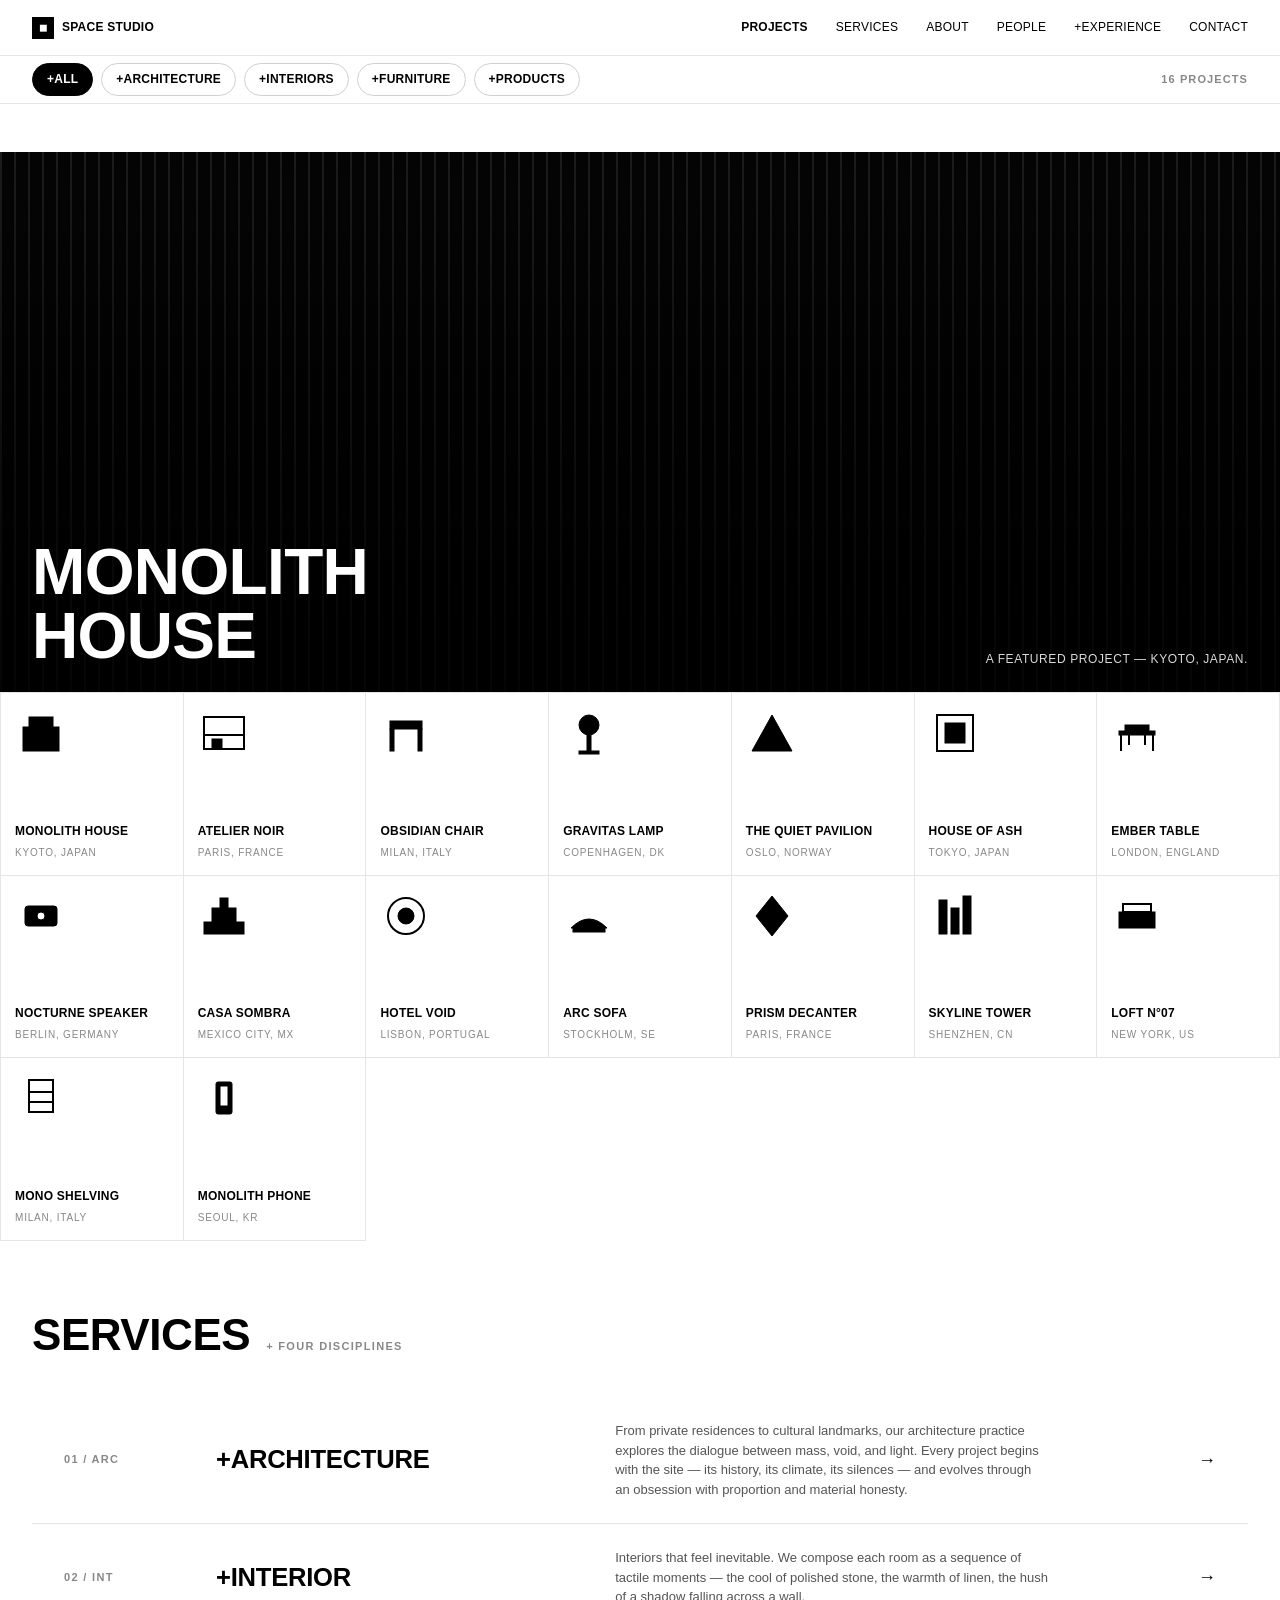
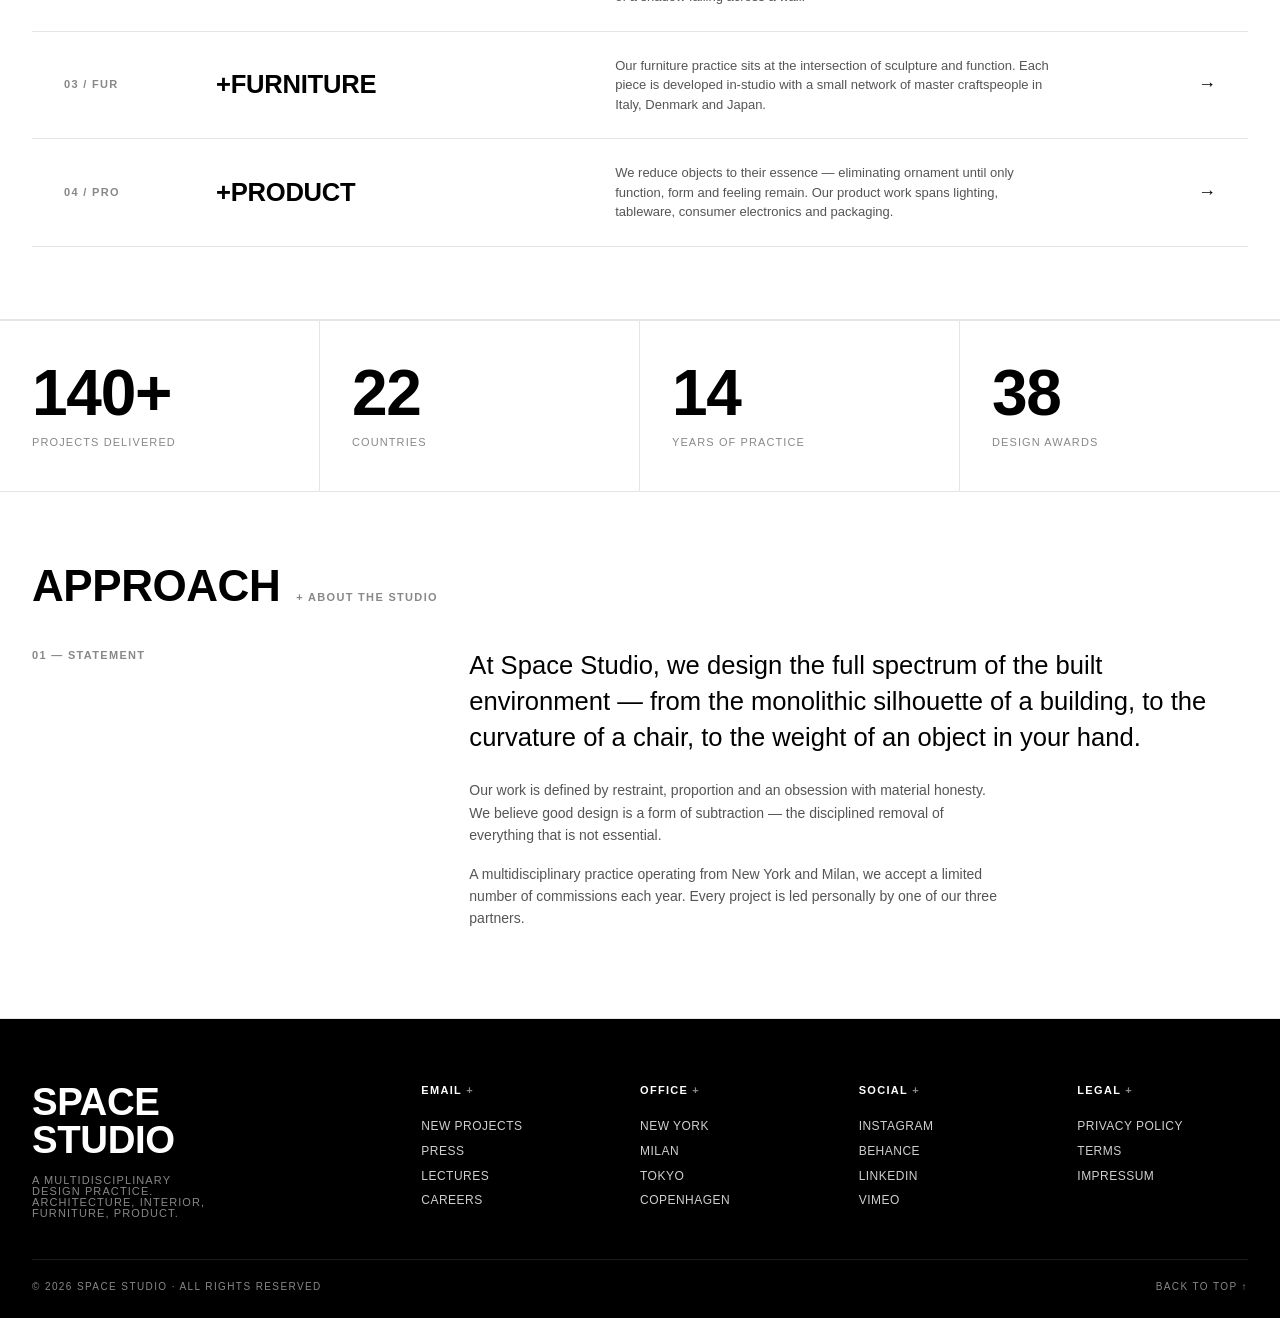
<file: index.html>
<!DOCTYPE html>
<html lang="en">
<head>
  <meta charset="UTF-8" />
  <meta name="viewport" content="width=device-width, initial-scale=1.0" />
  <title>Space Studio — Architecture · Interior · Furniture · Product</title>
  <meta name="description" content="Space Studio is a multidisciplinary design practice working across architecture, interior, furniture and product." />
  <link rel="stylesheet" href="css/styles.css" />
</head>
<body>
  <!-- NAV -->
  <header class="nav">
    <a href="index.html" class="nav__logo">
      <span class="logo-mark">◼</span>
      <span>SPACE&nbsp;STUDIO</span>
    </a>
    <nav class="nav__links" id="navLinks">
      <a href="index.html" class="active">PROJECTS</a>
      <a href="services.html">SERVICES</a>
      <a href="about.html">ABOUT</a>
      <a href="about.html#team">PEOPLE</a>
      <a href="experience.html">+EXPERIENCE</a>
      <a href="contact.html">CONTACT</a>
    </nav>
    <button class="nav__toggle" id="navToggle" aria-label="Toggle menu"><span></span><span></span></button>
  </header>

  <!-- FILTER BAR -->
  <nav class="filter-bar" aria-label="Filter projects">
    <button class="filter active" data-filter="all">+ALL</button>
    <button class="filter" data-filter="architecture">+ARCHITECTURE</button>
    <button class="filter" data-filter="interior">+INTERIORS</button>
    <button class="filter" data-filter="furniture">+FURNITURE</button>
    <button class="filter" data-filter="product">+PRODUCTS</button>
    <span class="filter-bar__end" id="filterCount">16 PROJECTS</span>
  </nav>

  <main class="hero">
    <!-- HERO BANNER -->
    <section class="hero__banner">
      <span class="hero__banner-label">+FEATURED — 2026</span>
      <div class="hero__banner-media"><div class="placeholder placeholder--1"></div></div>
      <div class="hero__banner-overlay"></div>
      <div class="hero__banner-caption">
        <h1>MONOLITH<br/>HOUSE</h1>
        <p>A PRIVATE RESIDENCE CARVED FROM A SINGLE BLACK VOLUME.<br/>KYOTO, JAPAN.</p>
      </div>
    </section>

    <!-- PROJECT GRID — rendered from data/projects.csv -->
    <section class="project-grid" id="projectGrid">

      <a href="#" class="project-tile" data-category="interior">
        <div class="project-tile__icon">
          <svg viewBox="0 0 52 52"><rect x="6" y="10" width="40" height="32" fill="none" stroke="currentColor" stroke-width="2"/><line x1="6" y1="28" x2="46" y2="28" stroke="currentColor" stroke-width="2"/><rect x="14" y="32" width="10" height="10" fill="currentColor"/></svg>
        </div>
        <div class="project-tile__info">
          <h3>ATELIER NOIR</h3>
          <span class="project-tile__meta">PARIS, FRANCE</span>
        </div>
      </a>

      <a href="#" class="project-tile" data-category="furniture">
        <div class="project-tile__icon">
          <svg viewBox="0 0 52 52"><rect x="10" y="14" width="32" height="8" fill="currentColor"/><rect x="10" y="22" width="4" height="22" fill="currentColor"/><rect x="38" y="22" width="4" height="22" fill="currentColor"/></svg>
        </div>
        <div class="project-tile__info">
          <h3>OBSIDIAN CHAIR</h3>
          <span class="project-tile__meta">MILAN, ITALY</span>
        </div>
      </a>

      <a href="#" class="project-tile" data-category="product">
        <div class="project-tile__icon">
          <svg viewBox="0 0 52 52"><circle cx="26" cy="18" r="10" fill="currentColor"/><rect x="24" y="28" width="4" height="18" fill="currentColor"/><rect x="16" y="44" width="20" height="3" fill="currentColor"/></svg>
        </div>
        <div class="project-tile__info">
          <h3>GRAVITAS LAMP</h3>
          <span class="project-tile__meta">COPENHAGEN, DK</span>
        </div>
      </a>

      <a href="#" class="project-tile" data-category="architecture">
        <div class="project-tile__icon">
          <svg viewBox="0 0 52 52"><polygon points="26,8 46,44 6,44" fill="currentColor"/></svg>
        </div>
        <div class="project-tile__info">
          <h3>THE QUIET PAVILION</h3>
          <span class="project-tile__meta">OSLO, NORWAY</span>
        </div>
      </a>

      <a href="#" class="project-tile" data-category="interior">
        <div class="project-tile__icon">
          <svg viewBox="0 0 52 52"><rect x="8" y="8" width="36" height="36" fill="none" stroke="currentColor" stroke-width="2"/><rect x="16" y="16" width="20" height="20" fill="currentColor"/></svg>
        </div>
        <div class="project-tile__info">
          <h3>HOUSE OF ASH</h3>
          <span class="project-tile__meta">TOKYO, JAPAN</span>
        </div>
      </a>

      <a href="#" class="project-tile" data-category="furniture">
        <div class="project-tile__icon">
          <svg viewBox="0 0 52 52"><rect x="8" y="24" width="36" height="4" fill="currentColor"/><path d="M10 28 L10 44 M42 28 L42 44 M18 28 L18 38 M34 28 L34 38" stroke="currentColor" stroke-width="2" fill="none"/><rect x="14" y="18" width="24" height="6" fill="currentColor"/></svg>
        </div>
        <div class="project-tile__info">
          <h3>EMBER TABLE</h3>
          <span class="project-tile__meta">LONDON, ENGLAND</span>
        </div>
      </a>

      <a href="#" class="project-tile" data-category="product">
        <div class="project-tile__icon">
          <svg viewBox="0 0 52 52"><rect x="10" y="16" width="32" height="20" rx="3" fill="currentColor"/><circle cx="26" cy="26" r="4" fill="#fff"/></svg>
        </div>
        <div class="project-tile__info">
          <h3>NOCTURNE SPEAKER</h3>
          <span class="project-tile__meta">BERLIN, GERMANY</span>
        </div>
      </a>

      <a href="#" class="project-tile" data-category="architecture">
        <div class="project-tile__icon">
          <svg viewBox="0 0 52 52"><rect x="6" y="32" width="40" height="12" fill="currentColor"/><rect x="14" y="18" width="24" height="14" fill="currentColor"/><rect x="22" y="8" width="8" height="10" fill="currentColor"/></svg>
        </div>
        <div class="project-tile__info">
          <h3>CASA SOMBRA</h3>
          <span class="project-tile__meta">MEXICO CITY, MX</span>
        </div>
      </a>

      <a href="#" class="project-tile" data-category="interior">
        <div class="project-tile__icon">
          <svg viewBox="0 0 52 52"><circle cx="26" cy="26" r="18" fill="none" stroke="currentColor" stroke-width="2"/><circle cx="26" cy="26" r="8" fill="currentColor"/></svg>
        </div>
        <div class="project-tile__info">
          <h3>HOTEL VOID</h3>
          <span class="project-tile__meta">LISBON, PORTUGAL</span>
        </div>
      </a>

      <a href="#" class="project-tile" data-category="furniture">
        <div class="project-tile__icon">
          <svg viewBox="0 0 52 52"><path d="M8 38 Q26 20 44 38 Z" fill="currentColor"/><rect x="10" y="38" width="32" height="4" fill="currentColor"/></svg>
        </div>
        <div class="project-tile__info">
          <h3>ARC SOFA</h3>
          <span class="project-tile__meta">STOCKHOLM, SE</span>
        </div>
      </a>

      <a href="#" class="project-tile" data-category="product">
        <div class="project-tile__icon">
          <svg viewBox="0 0 52 52"><path d="M26 6 L42 26 L26 46 L10 26 Z" fill="currentColor"/></svg>
        </div>
        <div class="project-tile__info">
          <h3>PRISM DECANTER</h3>
          <span class="project-tile__meta">PARIS, FRANCE</span>
        </div>
      </a>

      <a href="#" class="project-tile" data-category="architecture">
        <div class="project-tile__icon">
          <svg viewBox="0 0 52 52"><rect x="10" y="10" width="8" height="34" fill="currentColor"/><rect x="22" y="18" width="8" height="26" fill="currentColor"/><rect x="34" y="6" width="8" height="38" fill="currentColor"/></svg>
        </div>
        <div class="project-tile__info">
          <h3>SKYLINE TOWER</h3>
          <span class="project-tile__meta">SHENZHEN, CN</span>
        </div>
      </a>

      <a href="#" class="project-tile" data-category="interior">
        <div class="project-tile__icon">
          <svg viewBox="0 0 52 52"><rect x="8" y="22" width="36" height="16" fill="currentColor"/><rect x="12" y="14" width="28" height="8" fill="none" stroke="currentColor" stroke-width="2"/></svg>
        </div>
        <div class="project-tile__info">
          <h3>LOFT N°07</h3>
          <span class="project-tile__meta">NEW YORK, US</span>
        </div>
      </a>

      <a href="#" class="project-tile" data-category="furniture">
        <div class="project-tile__icon">
          <svg viewBox="0 0 52 52"><rect x="14" y="8" width="24" height="32" fill="none" stroke="currentColor" stroke-width="2"/><line x1="14" y1="20" x2="38" y2="20" stroke="currentColor" stroke-width="2"/><line x1="14" y1="30" x2="38" y2="30" stroke="currentColor" stroke-width="2"/></svg>
        </div>
        <div class="project-tile__info">
          <h3>MONO SHELVING</h3>
          <span class="project-tile__meta">MILAN, ITALY</span>
        </div>
      </a>

    </section>

    <!-- SERVICES ROW LIST -->
    <section class="block">
      <div class="block__head">
        <h2>SERVICES</h2>
        <span class="plus">+ FOUR DISCIPLINES</span>
      </div>
      <div id="servicesRows"><!-- rendered from data/services.csv --></div>
    </section>

    <!-- STATS — rendered from data/stats.csv -->
    <section class="stats-row" id="statsRow"></section>

    <!-- INTRO -->
    <section class="block">
      <div class="block__head">
        <h2>APPROACH</h2>
        <span class="plus">+ ABOUT THE STUDIO</span>
      </div>
      <div class="two-col">
        <div class="two-col__label">01 — STATEMENT</div>
        <div class="two-col__body">
          <p>At Space Studio, we design the full spectrum of the built environment — from the monolithic silhouette of a building, to the curvature of a chair, to the weight of an object in your hand.</p>
          <p>Our work is defined by restraint, proportion and an obsession with material honesty. We believe good design is a form of subtraction — the disciplined removal of everything that is not essential.</p>
          <p>A multidisciplinary practice operating from New York and Milan, we accept a limited number of commissions each year. Every project is led personally by one of our three partners.</p>
        </div>
      </div>
    </section>
  </main>

  <!-- FOOTER -->
  <footer class="footer">
    <div class="footer__grid">
      <div class="footer__brand">
        SPACE<br/>STUDIO
        <small>A MULTIDISCIPLINARY DESIGN PRACTICE. ARCHITECTURE, INTERIOR, FURNITURE, PRODUCT.</small>
      </div>
      <div class="footer__col">
        <h4>EMAIL</h4>
        <a href="mailto:newbiz@spacestudio.design">NEW PROJECTS</a>
        <a href="mailto:press@spacestudio.design">PRESS</a>
        <a href="mailto:lectures@spacestudio.design">LECTURES</a>
        <a href="mailto:careers@spacestudio.design">CAREERS</a>
      </div>
      <div class="footer__col">
        <h4>OFFICE</h4>
        <span>NEW YORK</span>
        <span>MILAN</span>
        <span>TOKYO</span>
        <span>COPENHAGEN</span>
      </div>
      <div class="footer__col">
        <h4>SOCIAL</h4>
        <a href="#">INSTAGRAM</a>
        <a href="#">BEHANCE</a>
        <a href="#">LINKEDIN</a>
        <a href="#">VIMEO</a>
      </div>
      <div class="footer__col">
        <h4>LEGAL</h4>
        <a href="#">PRIVACY POLICY</a>
        <a href="#">TERMS</a>
        <a href="#">IMPRESSUM</a>
      </div>
    </div>
    <div class="footer__bottom">
      <span>© 2026 SPACE STUDIO · ALL RIGHTS RESERVED</span>
      <span>BACK TO TOP ↑</span>
    </div>
  </footer>

  <script src="js/main.js"></script>
</body>
</html>
</file>
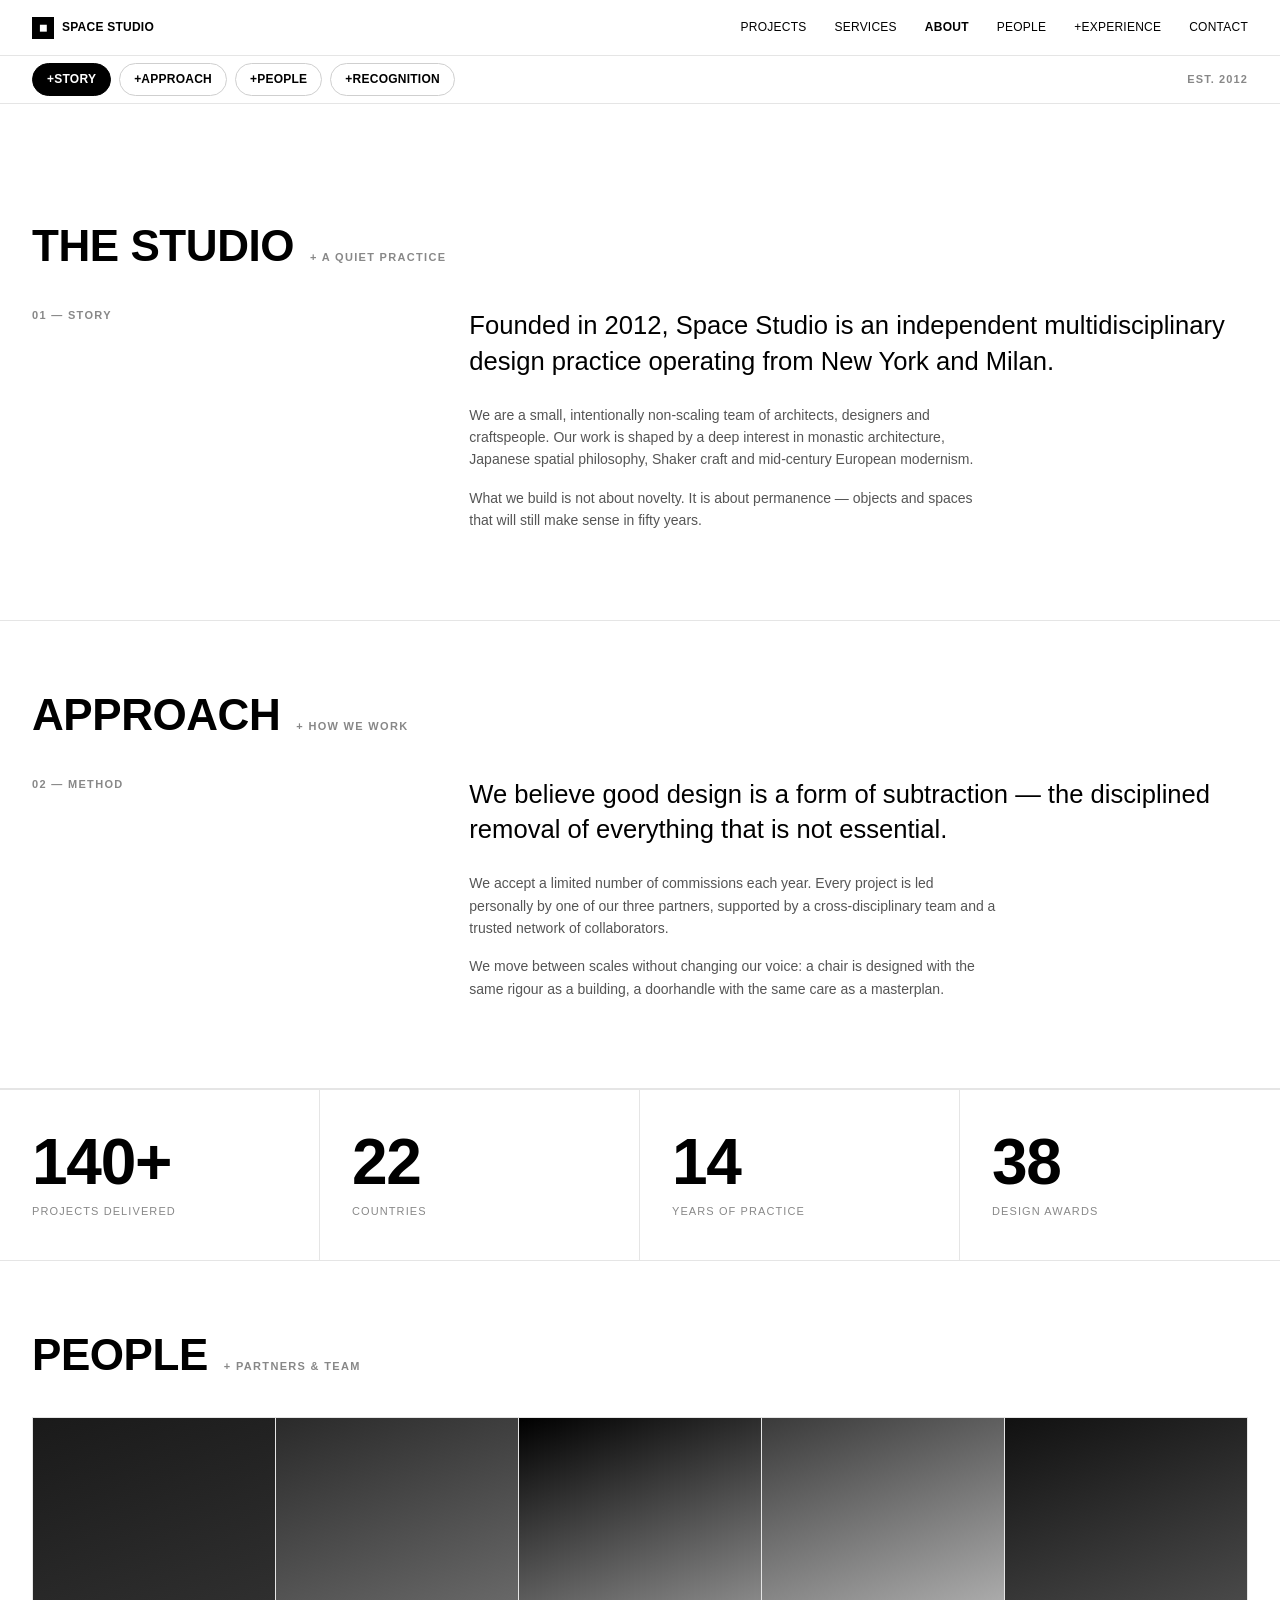
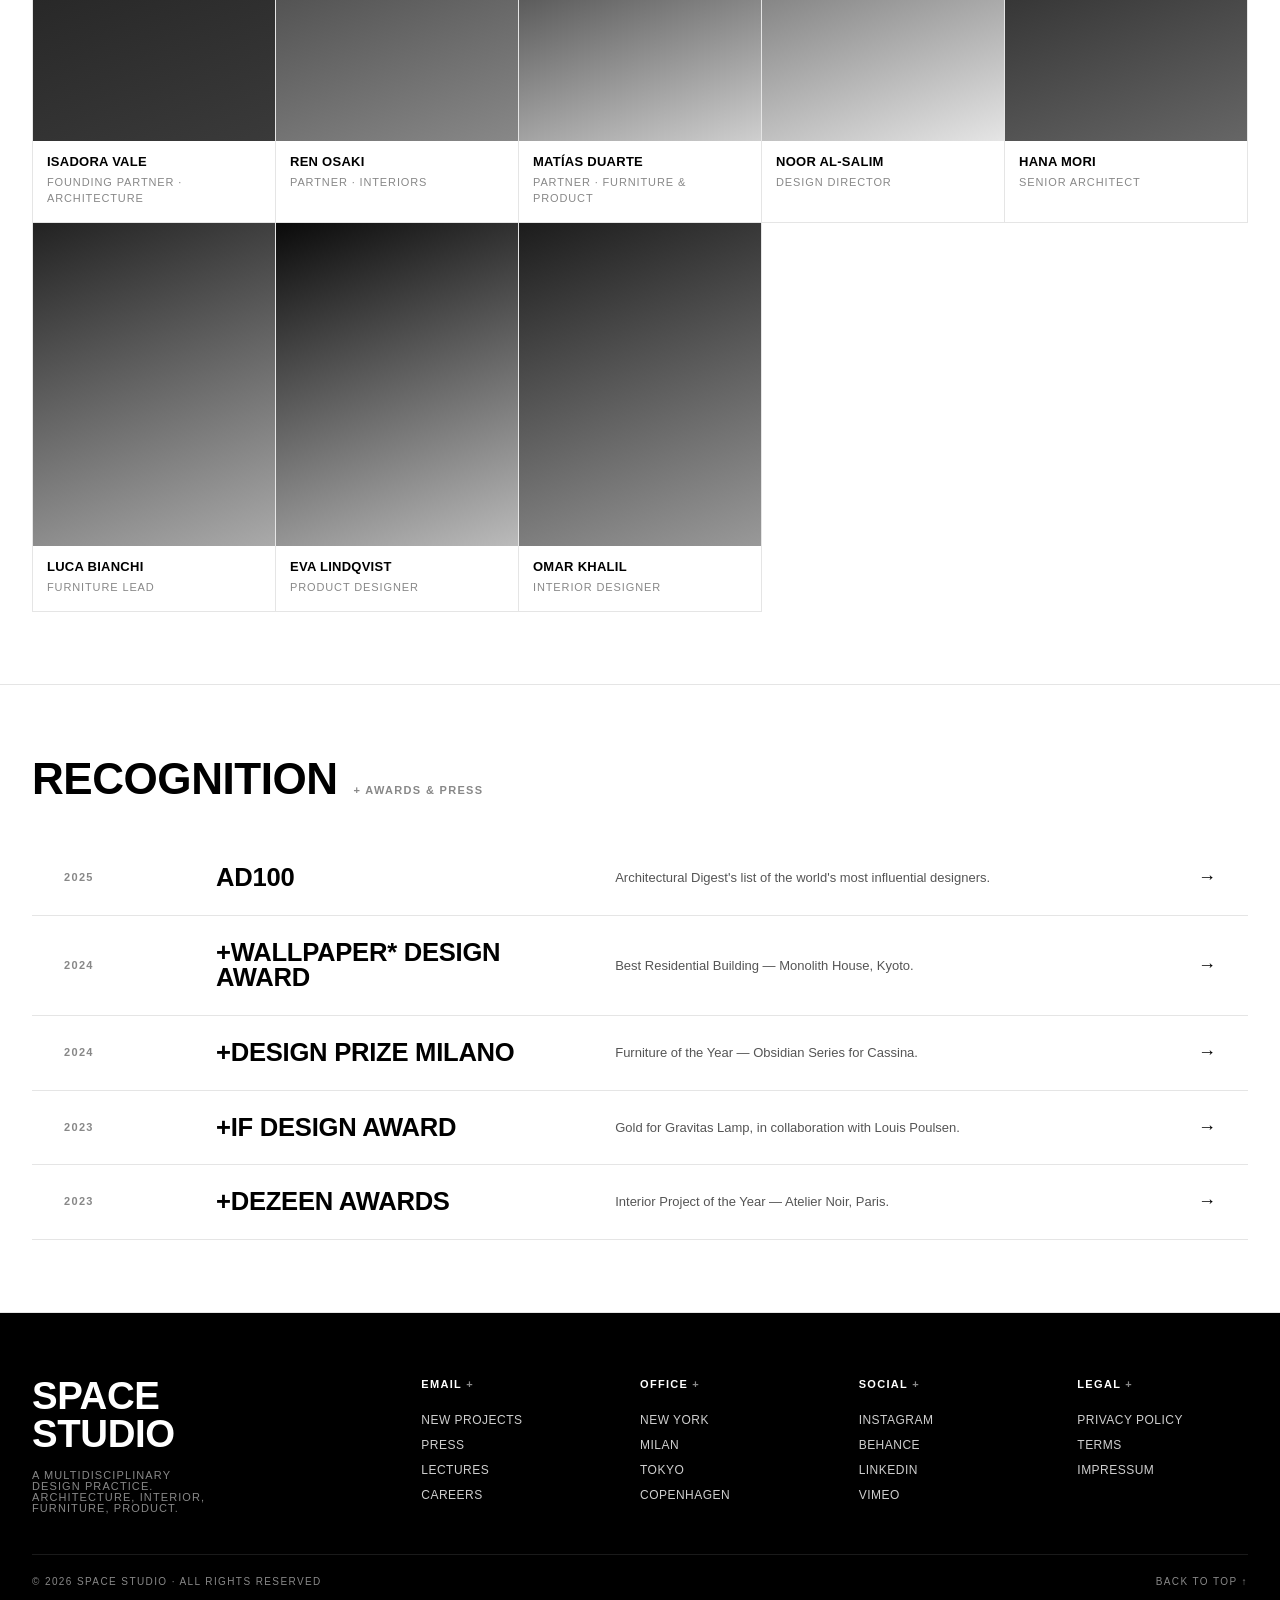
<file: about.html>
<!DOCTYPE html>
<html lang="en">
<head>
  <meta charset="UTF-8" />
  <meta name="viewport" content="width=device-width, initial-scale=1.0" />
  <title>About — Space Studio</title>
  <link rel="stylesheet" href="css/styles.css" />
</head>
<body>
  <header class="nav">
    <a href="index.html" class="nav__logo"><span class="logo-mark">◼</span><span>SPACE&nbsp;STUDIO</span></a>
    <nav class="nav__links" id="navLinks">
      <a href="index.html">PROJECTS</a>
      <a href="services.html">SERVICES</a>
      <a href="about.html" class="active">ABOUT</a>
      <a href="about.html#team">PEOPLE</a>
      <a href="experience.html">+EXPERIENCE</a>
      <a href="contact.html">CONTACT</a>
    </nav>
    <button class="nav__toggle" id="navToggle" aria-label="Toggle menu"><span></span><span></span></button>
  </header>

  <nav class="filter-bar" aria-label="About sections">
    <a href="#story" class="filter active">+STORY</a>
    <a href="#approach" class="filter">+APPROACH</a>
    <a href="#team" class="filter">+PEOPLE</a>
    <a href="#recognition" class="filter">+RECOGNITION</a>
    <span class="filter-bar__end">EST. 2012</span>
  </nav>

  <main class="hero">
    <section class="block" id="story">
      <div class="block__head">
        <h2>THE STUDIO</h2>
        <span class="plus">+ A QUIET PRACTICE</span>
      </div>
      <div class="two-col">
        <div class="two-col__label">01 — STORY</div>
        <div class="two-col__body">
          <p>Founded in 2012, Space Studio is an independent multidisciplinary design practice operating from New York and Milan.</p>
          <p>We are a small, intentionally non-scaling team of architects, designers and craftspeople. Our work is shaped by a deep interest in monastic architecture, Japanese spatial philosophy, Shaker craft and mid-century European modernism.</p>
          <p>What we build is not about novelty. It is about permanence — objects and spaces that will still make sense in fifty years.</p>
        </div>
      </div>
    </section>

    <section class="block" id="approach">
      <div class="block__head">
        <h2>APPROACH</h2>
        <span class="plus">+ HOW WE WORK</span>
      </div>
      <div class="two-col">
        <div class="two-col__label">02 — METHOD</div>
        <div class="two-col__body">
          <p>We believe good design is a form of subtraction — the disciplined removal of everything that is not essential.</p>
          <p>We accept a limited number of commissions each year. Every project is led personally by one of our three partners, supported by a cross-disciplinary team and a trusted network of collaborators.</p>
          <p>We move between scales without changing our voice: a chair is designed with the same rigour as a building, a doorhandle with the same care as a masterplan.</p>
        </div>
      </div>
    </section>

    <section class="stats-row" id="aboutStats"><!-- data/stats.csv --></section>

    <section class="block" id="team">
      <div class="block__head">
        <h2>PEOPLE</h2>
        <span class="plus">+ PARTNERS &amp; TEAM</span>
      </div>
      <div class="team-grid" id="teamGrid"><!-- data/team.csv --></div>
    </section>

    <section class="block" id="recognition">
      <div class="block__head">
        <h2>RECOGNITION</h2>
        <span class="plus">+ AWARDS &amp; PRESS</span>
      </div>
      <div id="awardsList"><!-- data/awards.csv --></div>
    </section>
  </main>

  <footer class="footer">
    <div class="footer__grid">
      <div class="footer__brand">SPACE<br/>STUDIO<small>A MULTIDISCIPLINARY DESIGN PRACTICE. ARCHITECTURE, INTERIOR, FURNITURE, PRODUCT.</small></div>
      <div class="footer__col"><h4>EMAIL</h4><a href="mailto:newbiz@spacestudio.design">NEW PROJECTS</a><a href="mailto:press@spacestudio.design">PRESS</a><a href="mailto:lectures@spacestudio.design">LECTURES</a><a href="mailto:careers@spacestudio.design">CAREERS</a></div>
      <div class="footer__col"><h4>OFFICE</h4><span>NEW YORK</span><span>MILAN</span><span>TOKYO</span><span>COPENHAGEN</span></div>
      <div class="footer__col"><h4>SOCIAL</h4><a href="#">INSTAGRAM</a><a href="#">BEHANCE</a><a href="#">LINKEDIN</a><a href="#">VIMEO</a></div>
      <div class="footer__col"><h4>LEGAL</h4><a href="#">PRIVACY POLICY</a><a href="#">TERMS</a><a href="#">IMPRESSUM</a></div>
    </div>
    <div class="footer__bottom"><span>© 2026 SPACE STUDIO · ALL RIGHTS RESERVED</span><span>BACK TO TOP ↑</span></div>
  </footer>

  <script src="js/main.js"></script>
</body>
</html>
</file>
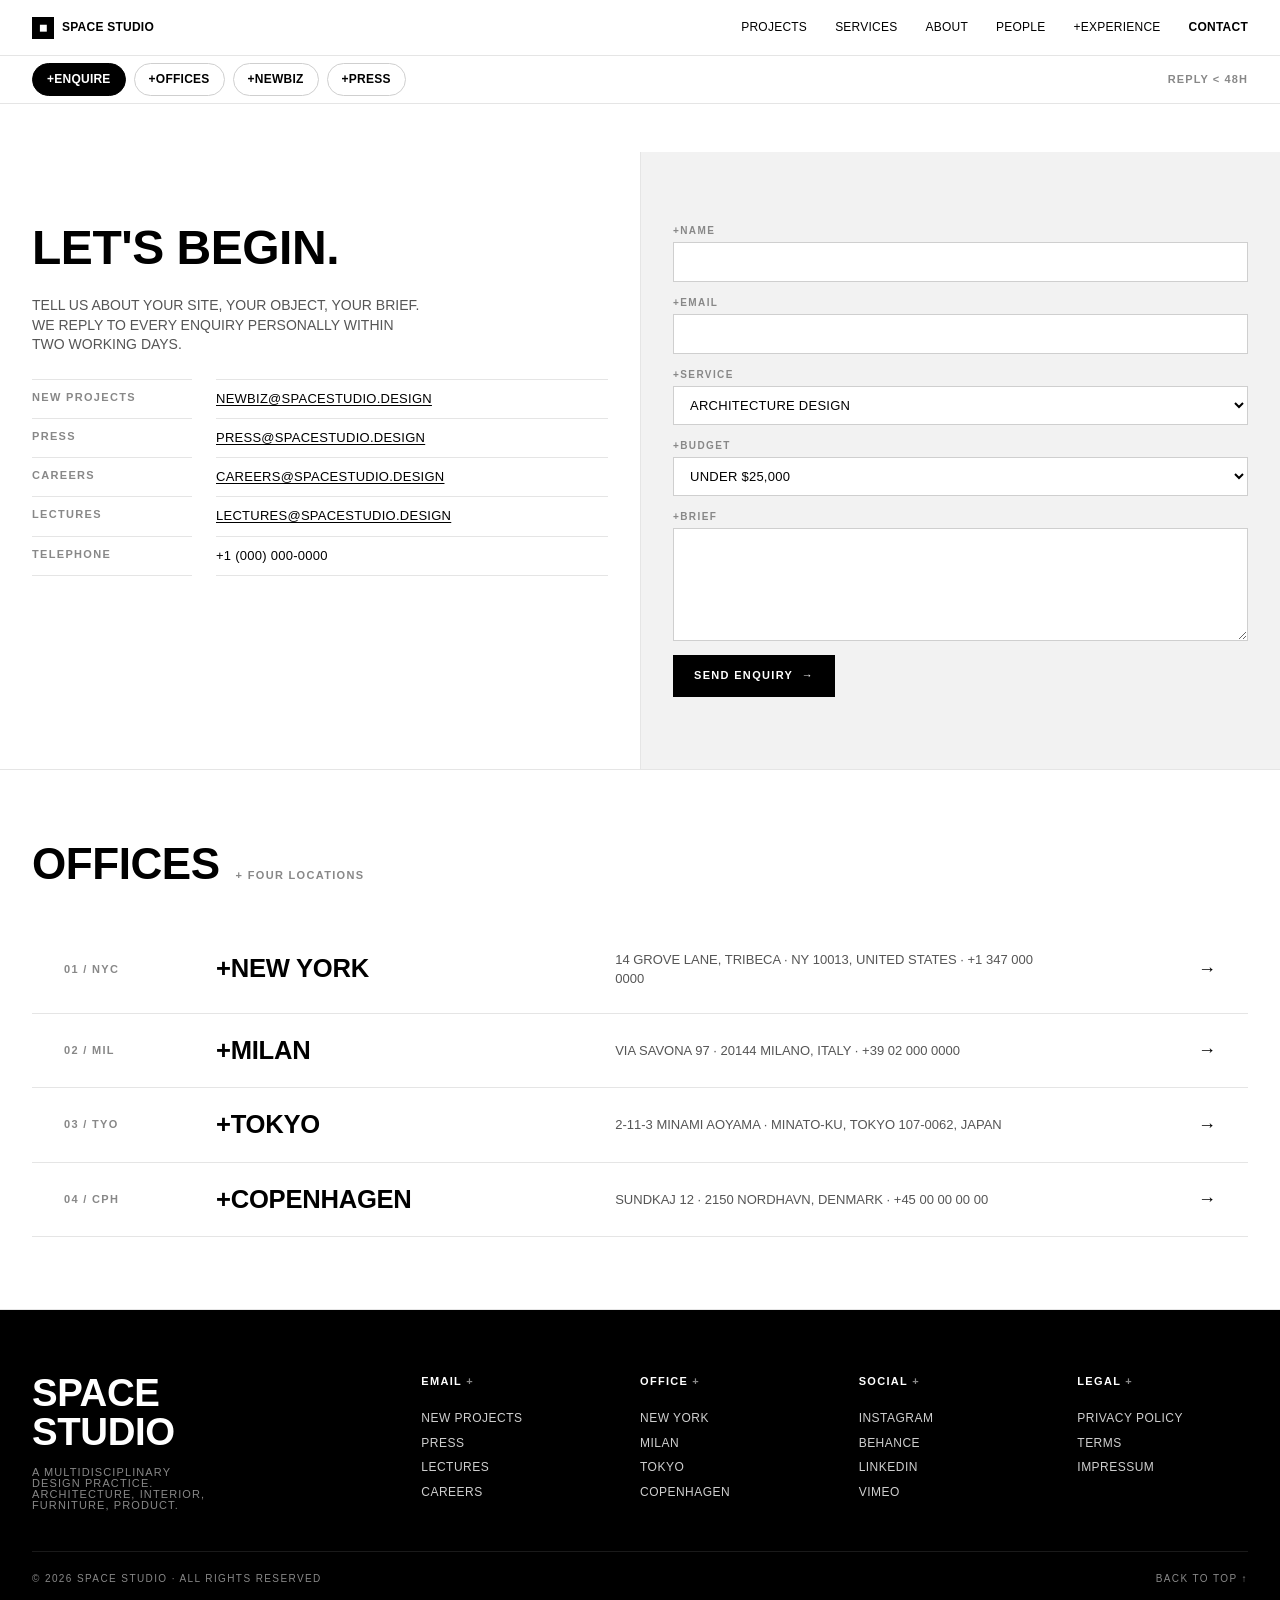
<file: contact.html>
<!DOCTYPE html>
<html lang="en">
<head>
  <meta charset="UTF-8" />
  <meta name="viewport" content="width=device-width, initial-scale=1.0" />
  <title>Contact — Space Studio</title>
  <link rel="stylesheet" href="css/styles.css" />
</head>
<body>
  <header class="nav">
    <a href="index.html" class="nav__logo"><span class="logo-mark">◼</span><span>SPACE&nbsp;STUDIO</span></a>
    <nav class="nav__links" id="navLinks">
      <a href="index.html">PROJECTS</a>
      <a href="services.html">SERVICES</a>
      <a href="about.html">ABOUT</a>
      <a href="about.html#team">PEOPLE</a>
      <a href="experience.html">+EXPERIENCE</a>
      <a href="contact.html" class="active">CONTACT</a>
    </nav>
    <button class="nav__toggle" id="navToggle" aria-label="Toggle menu"><span></span><span></span></button>
  </header>

  <nav class="filter-bar" aria-label="Contact sections">
    <a href="#enquire" class="filter active">+ENQUIRE</a>
    <a href="#offices" class="filter">+OFFICES</a>
    <a href="mailto:newbiz@spacestudio.design" class="filter">+NEWBIZ</a>
    <a href="mailto:press@spacestudio.design" class="filter">+PRESS</a>
    <span class="filter-bar__end">REPLY &lt; 48H</span>
  </nav>

  <main class="hero">
    <section class="contact-grid" id="enquire">
      <div class="contact-info">
        <h2>LET'S BEGIN.</h2>
        <p>TELL US ABOUT YOUR SITE, YOUR OBJECT, YOUR BRIEF. WE REPLY TO EVERY ENQUIRY PERSONALLY WITHIN TWO WORKING DAYS.</p>
        <dl>
          <dt>NEW PROJECTS</dt>
          <dd><a href="mailto:newbiz@spacestudio.design">NEWBIZ@SPACESTUDIO.DESIGN</a></dd>
          <dt>PRESS</dt>
          <dd><a href="mailto:press@spacestudio.design">PRESS@SPACESTUDIO.DESIGN</a></dd>
          <dt>CAREERS</dt>
          <dd><a href="mailto:careers@spacestudio.design">CAREERS@SPACESTUDIO.DESIGN</a></dd>
          <dt>LECTURES</dt>
          <dd><a href="mailto:lectures@spacestudio.design">LECTURES@SPACESTUDIO.DESIGN</a></dd>
          <dt>TELEPHONE</dt>
          <dd>+1 (000) 000-0000</dd>
        </dl>
      </div>

      <div class="contact-form-wrap">
        <form class="form" id="contactForm" novalidate>
          <div class="field">
            <label for="name">+NAME</label>
            <input id="name" name="name" type="text" required />
          </div>
          <div class="field">
            <label for="email">+EMAIL</label>
            <input id="email" name="email" type="email" required />
          </div>
          <div class="field">
            <label for="service">+SERVICE</label>
            <select id="service" name="service">
              <option>ARCHITECTURE</option>
              <option>INTERIORS</option>
              <option>FURNITURE</option>
              <option>PRODUCTS</option>
              <option>GENERAL ENQUIRY</option>
            </select>
          </div>
          <div class="field">
            <label for="budget">+BUDGET</label>
            <select id="budget" name="budget">
              <option>UNDER $25,000</option>
              <option>$25,000 – $100,000</option>
              <option>$100,000 – $500,000</option>
              <option>$500,000+</option>
            </select>
          </div>
          <div class="field">
            <label for="message">+BRIEF</label>
            <textarea id="message" name="message" rows="5" required></textarea>
          </div>
          <button type="submit" class="btn">SEND ENQUIRY &nbsp;→</button>
        </form>
      </div>
    </section>

    <section class="block" id="offices">
      <div class="block__head">
        <h2>OFFICES</h2>
        <span class="plus">+ FOUR LOCATIONS</span>
      </div>
      <div id="officesList"><!-- data/offices.csv --></div>
    </section>
  </main>

  <footer class="footer">
    <div class="footer__grid">
      <div class="footer__brand">SPACE<br/>STUDIO<small>A MULTIDISCIPLINARY DESIGN PRACTICE. ARCHITECTURE, INTERIOR, FURNITURE, PRODUCT.</small></div>
      <div class="footer__col"><h4>EMAIL</h4><a href="mailto:newbiz@spacestudio.design">NEW PROJECTS</a><a href="mailto:press@spacestudio.design">PRESS</a><a href="mailto:lectures@spacestudio.design">LECTURES</a><a href="mailto:careers@spacestudio.design">CAREERS</a></div>
      <div class="footer__col"><h4>OFFICE</h4><span>NEW YORK</span><span>MILAN</span><span>TOKYO</span><span>COPENHAGEN</span></div>
      <div class="footer__col"><h4>SOCIAL</h4><a href="#">INSTAGRAM</a><a href="#">BEHANCE</a><a href="#">LINKEDIN</a><a href="#">VIMEO</a></div>
      <div class="footer__col"><h4>LEGAL</h4><a href="#">PRIVACY POLICY</a><a href="#">TERMS</a><a href="#">IMPRESSUM</a></div>
    </div>
    <div class="footer__bottom"><span>© 2026 SPACE STUDIO · ALL RIGHTS RESERVED</span><span>BACK TO TOP ↑</span></div>
  </footer>

  <script src="js/main.js"></script>
</body>
</html>
</file>
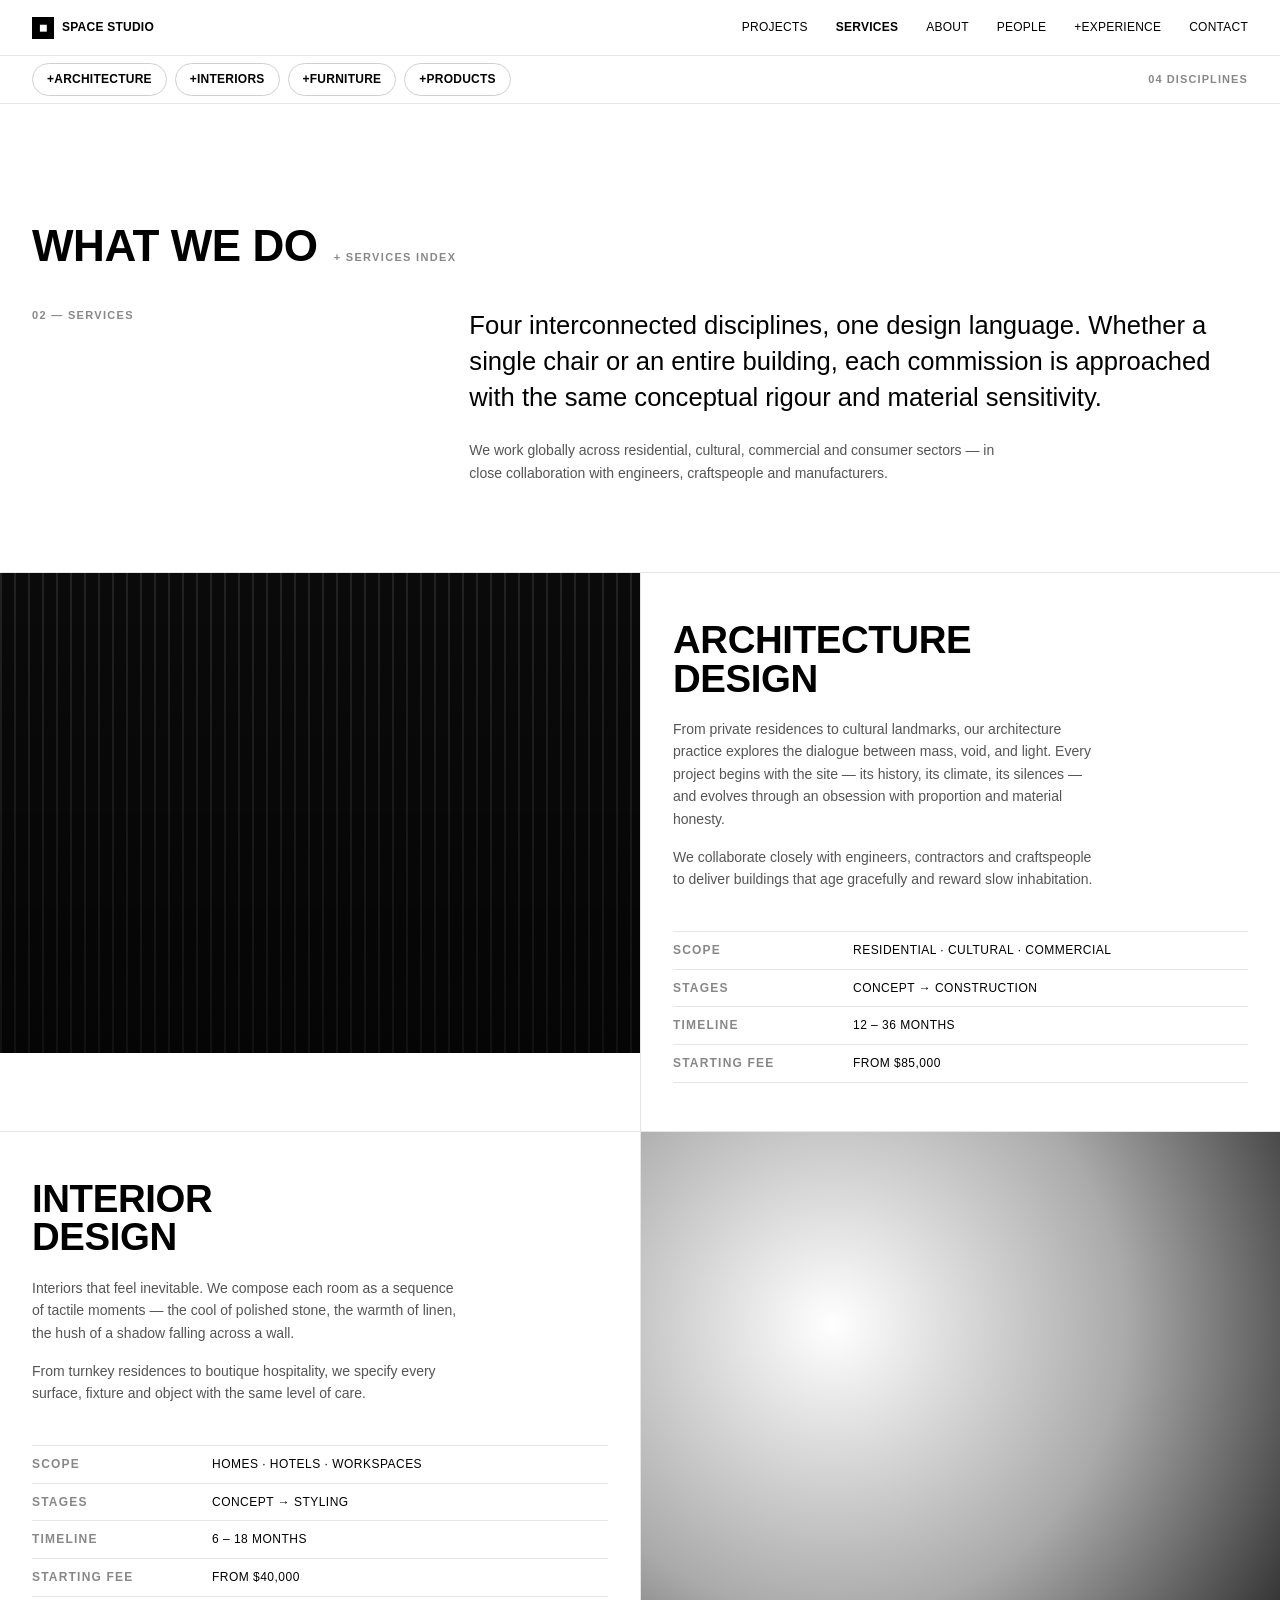
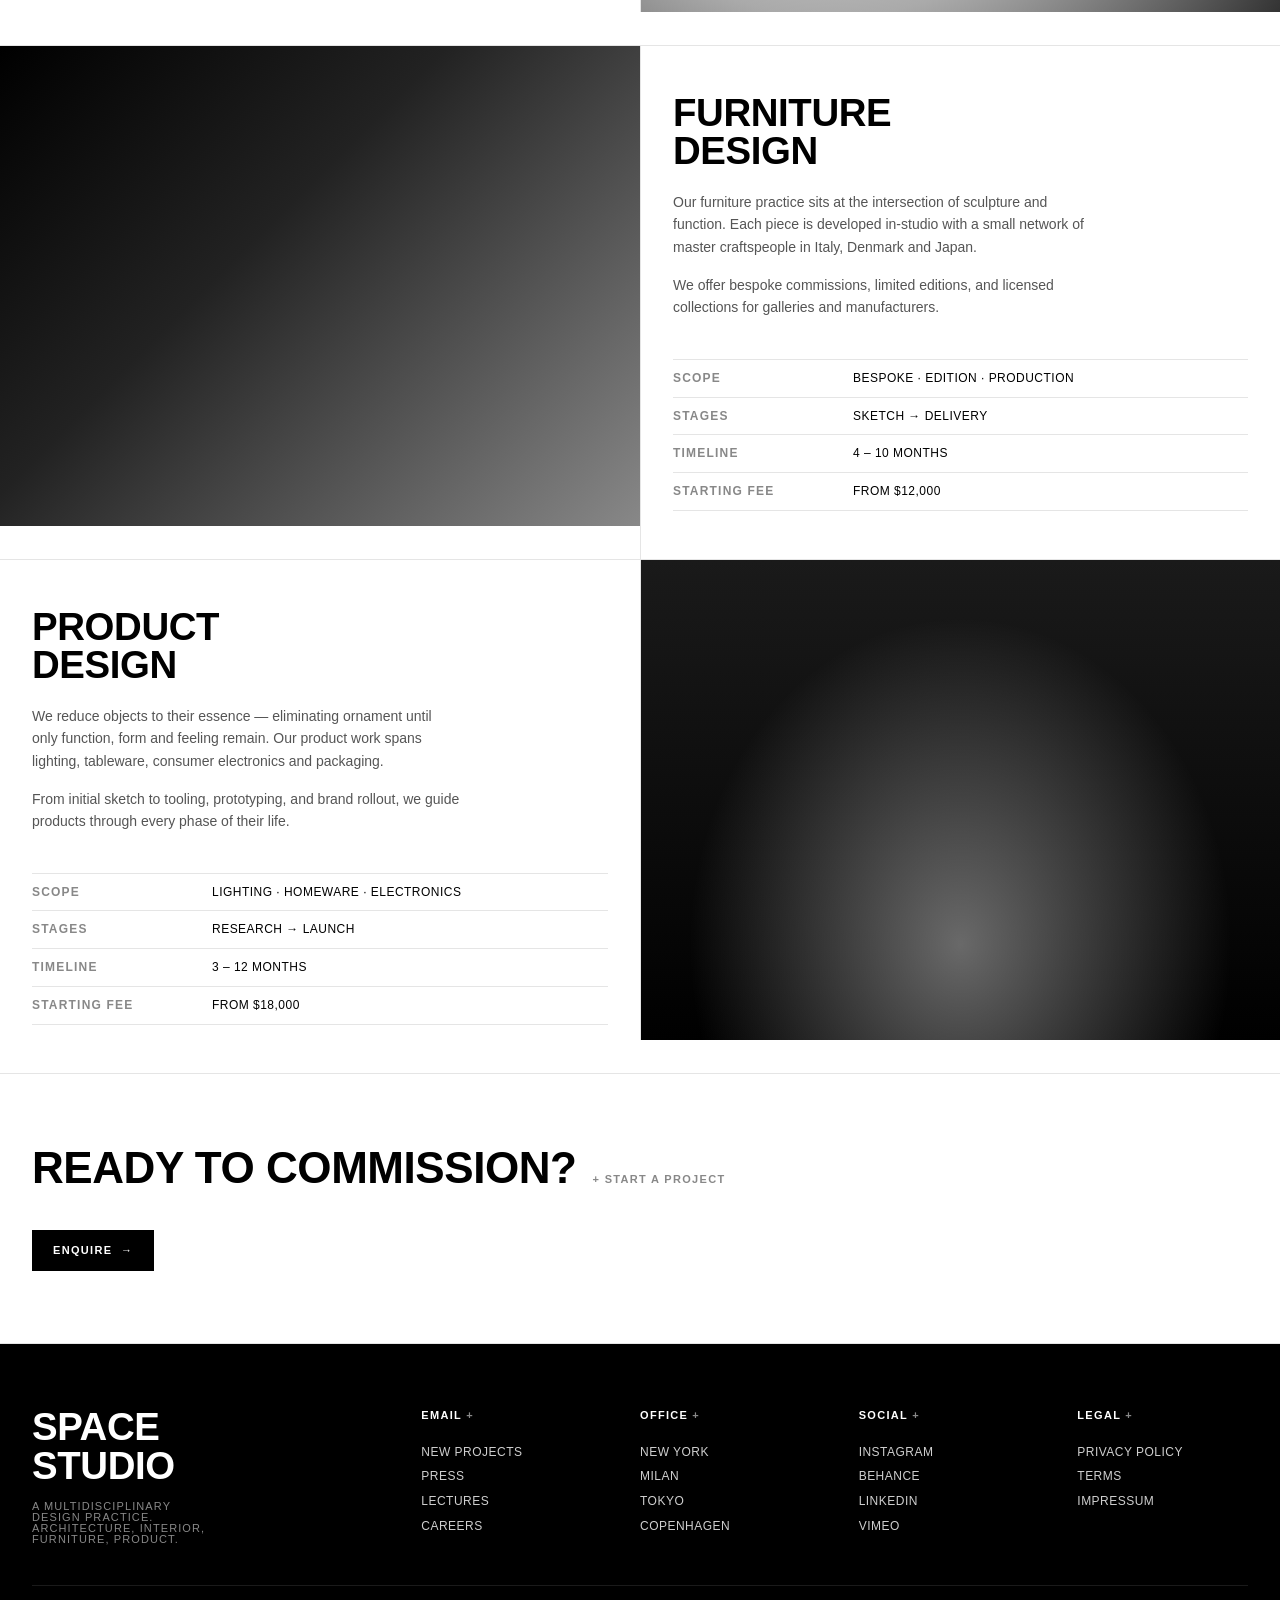
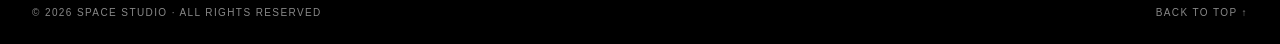
<file: services.html>
<!DOCTYPE html>
<html lang="en">
<head>
  <meta charset="UTF-8" />
  <meta name="viewport" content="width=device-width, initial-scale=1.0" />
  <title>Services — Space Studio</title>
  <link rel="stylesheet" href="css/styles.css" />
</head>
<body>
  <header class="nav">
    <a href="index.html" class="nav__logo"><span class="logo-mark">◼</span><span>SPACE&nbsp;STUDIO</span></a>
    <nav class="nav__links" id="navLinks">
      <a href="index.html">PROJECTS</a>
      <a href="services.html" class="active">SERVICES</a>
      <a href="about.html">ABOUT</a>
      <a href="about.html#team">PEOPLE</a>
      <a href="experience.html">+EXPERIENCE</a>
      <a href="contact.html">CONTACT</a>
    </nav>
    <button class="nav__toggle" id="navToggle" aria-label="Toggle menu"><span></span><span></span></button>
  </header>

  <nav class="filter-bar" aria-label="Service sections">
    <a href="#architecture" class="filter">+ARCHITECTURE</a>
    <a href="#interior" class="filter">+INTERIORS</a>
    <a href="#furniture" class="filter">+FURNITURE</a>
    <a href="#product" class="filter">+PRODUCTS</a>
    <span class="filter-bar__end">04 DISCIPLINES</span>
  </nav>

  <main class="hero">
    <section class="block">
      <div class="block__head">
        <h2>WHAT WE DO</h2>
        <span class="plus">+ SERVICES INDEX</span>
      </div>
      <div class="two-col">
        <div class="two-col__label">02 — SERVICES</div>
        <div class="two-col__body">
          <p>Four interconnected disciplines, one design language. Whether a single chair or an entire building, each commission is approached with the same conceptual rigour and material sensitivity.</p>
          <p>We work globally across residential, cultural, commercial and consumer sectors — in close collaboration with engineers, craftspeople and manufacturers.</p>
        </div>
      </div>
    </section>

    <!-- SERVICE DETAILS — rendered from data/services.csv -->
    <div id="serviceDetails"></div>

    <!-- CTA ROW -->
    <section class="block">
      <div class="block__head">
        <h2>READY TO COMMISSION?</h2>
        <span class="plus">+ START A PROJECT</span>
      </div>
      <a href="contact.html" class="btn">ENQUIRE &nbsp;→</a>
    </section>
  </main>

  <footer class="footer">
    <div class="footer__grid">
      <div class="footer__brand">SPACE<br/>STUDIO<small>A MULTIDISCIPLINARY DESIGN PRACTICE. ARCHITECTURE, INTERIOR, FURNITURE, PRODUCT.</small></div>
      <div class="footer__col"><h4>EMAIL</h4><a href="mailto:newbiz@spacestudio.design">NEW PROJECTS</a><a href="mailto:press@spacestudio.design">PRESS</a><a href="mailto:lectures@spacestudio.design">LECTURES</a><a href="mailto:careers@spacestudio.design">CAREERS</a></div>
      <div class="footer__col"><h4>OFFICE</h4><span>NEW YORK</span><span>MILAN</span><span>TOKYO</span><span>COPENHAGEN</span></div>
      <div class="footer__col"><h4>SOCIAL</h4><a href="#">INSTAGRAM</a><a href="#">BEHANCE</a><a href="#">LINKEDIN</a><a href="#">VIMEO</a></div>
      <div class="footer__col"><h4>LEGAL</h4><a href="#">PRIVACY POLICY</a><a href="#">TERMS</a><a href="#">IMPRESSUM</a></div>
    </div>
    <div class="footer__bottom"><span>© 2026 SPACE STUDIO · ALL RIGHTS RESERVED</span><span>BACK TO TOP ↑</span></div>
  </footer>

  <script src="js/main.js"></script>
</body>
</html>
</file>
<file: css/styles.css>
/* =========================================================
   SPACE STUDIO — BIG.dk-inspired utilitarian style
   Palette: Black · Grey · White (monochrome only)
   ========================================================= */

:root {
  --black: #000;
  --ink: #111;
  --grey-900: #1a1a1a;
  --grey-700: #555;
  --grey-500: #888;
  --grey-300: #cfcfcf;
  --grey-200: #e5e5e5;
  --grey-100: #f2f2f2;
  --white: #fff;

  --font: 'Helvetica Neue', Helvetica, Arial, 'Inter', -apple-system, BlinkMacSystemFont, sans-serif;

  --ease: cubic-bezier(0.4, 0, 0.2, 1);

  --pad: clamp(1rem, 2.5vw, 2rem);
  --nav-h: 56px;
  --filter-h: 48px;
}

* { box-sizing: border-box; margin: 0; padding: 0; }

html { scroll-behavior: smooth; }

body {
  font-family: var(--font);
  font-weight: 400;
  font-size: 13px;
  line-height: 1.4;
  color: var(--black);
  background: var(--white);
  -webkit-font-smoothing: antialiased;
  letter-spacing: 0;
}

img, svg { display: block; max-width: 100%; }
a { color: inherit; text-decoration: none; }
button { font: inherit; cursor: pointer; background: none; border: 0; color: inherit; }

::selection { background: var(--black); color: var(--white); }

/* ========================= NAVIGATION ========================= */
.nav {
  position: fixed; top: 0; left: 0; right: 0;
  height: var(--nav-h);
  display: flex; align-items: center; justify-content: space-between;
  padding: 0 var(--pad);
  background: var(--white);
  border-bottom: 1px solid var(--grey-200);
  z-index: 100;
  text-transform: uppercase;
  font-size: 12px;
  letter-spacing: .02em;
}
.nav__logo {
  display: inline-flex; align-items: center; gap: .5rem;
  font-weight: 700;
}
.logo-mark {
  display: inline-grid; place-items: center;
  width: 22px; height: 22px;
  background: var(--black); color: var(--white);
  font-size: 10px; font-weight: 700; letter-spacing: 0;
}
.nav__links { display: flex; gap: 1.75rem; font-weight: 500; }
.nav__links a { position: relative; padding: 4px 0; transition: opacity .2s; }
.nav__links a:hover { opacity: .5; }
.nav__links a.active { font-weight: 700; }
.nav__toggle { display: none; width: 32px; height: 32px; position: relative; }
.nav__toggle span {
  position: absolute; left: 4px; right: 4px; height: 2px;
  background: currentColor; transition: transform .25s var(--ease);
}
.nav__toggle span:nth-child(1) { top: 11px; }
.nav__toggle span:nth-child(2) { bottom: 11px; }
.nav__toggle.open span:nth-child(1) { top: 15px; transform: rotate(45deg); }
.nav__toggle.open span:nth-child(2) { bottom: 15px; transform: rotate(-45deg); }

/* ========================= FILTER BAR ========================= */
.filter-bar {
  position: sticky; top: var(--nav-h);
  display: flex; align-items: center;
  height: var(--filter-h);
  padding: 0 var(--pad);
  background: var(--white);
  border-bottom: 1px solid var(--grey-200);
  z-index: 90;
  overflow-x: auto;
  scrollbar-width: none;
}
.filter-bar::-webkit-scrollbar { display: none; }
.filter {
  flex-shrink: 0;
  padding: 7px 14px;
  font-size: 12px; font-weight: 700;
  text-transform: uppercase; letter-spacing: .02em;
  border: 1px solid var(--grey-300);
  border-radius: 999px;
  margin-right: 8px;
  background: var(--white); color: var(--black);
  transition: all .2s var(--ease);
  white-space: nowrap;
}
.filter:hover { border-color: var(--black); }
.filter.active { background: var(--black); color: var(--white); border-color: var(--black); }
.filter-bar__end {
  margin-left: auto;
  font-size: 11px; font-weight: 700;
  text-transform: uppercase; letter-spacing: .1em;
  color: var(--grey-500);
  white-space: nowrap;
}

/* ========================= HERO ========================= */
.hero { padding-top: calc(var(--nav-h) + var(--filter-h)); }

.hero__banner {
  position: relative;
  height: 60vh;
  max-height: 620px;
  min-height: 360px;
  overflow: hidden;
  background: var(--black);
}
.hero__banner-media { position: absolute; inset: 0; }
.hero__banner-media .placeholder { width: 100%; height: 100%; filter: grayscale(100%) contrast(1.05); }
.hero__banner-overlay {
  position: absolute; inset: 0;
  background: linear-gradient(180deg, rgba(0,0,0,.05) 0%, rgba(0,0,0,.55) 100%);
}
.hero__banner-caption {
  position: absolute; left: var(--pad); bottom: 24px; right: var(--pad);
  color: var(--white);
  display: flex; align-items: flex-end; justify-content: space-between;
  gap: 2rem; text-transform: uppercase;
}
.hero__banner-caption h1 {
  font-size: clamp(2rem, 5vw, 4rem);
  font-weight: 700; line-height: 1; letter-spacing: -.01em;
}
.hero__banner-caption p {
  font-size: 12px; font-weight: 500; letter-spacing: .05em;
  max-width: 280px; opacity: .85;
}
.hero__banner-label {
  position: absolute; top: 16px; left: var(--pad);
  font-size: 10px; font-weight: 700;
  letter-spacing: .12em; text-transform: uppercase;
  background: var(--white); color: var(--black);
  padding: 5px 9px;
}

/* ========================= PROJECT GRID ========================= */
.project-grid {
  display: grid;
  grid-template-columns: repeat(auto-fill, minmax(180px, 1fr));
  border-top: 1px solid var(--grey-200);
  border-left: 1px solid var(--grey-200);
}
.project-tile {
  position: relative;
  aspect-ratio: 1 / 1;
  display: flex; flex-direction: column; justify-content: space-between;
  padding: 14px;
  border-right: 1px solid var(--grey-200);
  border-bottom: 1px solid var(--grey-200);
  background: var(--white);
  transition: background .2s var(--ease), color .2s var(--ease);
  cursor: pointer;
  overflow: hidden;
}
.project-tile:hover { background: var(--black); color: var(--white); }
.project-tile:hover .project-tile__icon svg { stroke: var(--white); fill: var(--white); }
.project-tile:hover .project-tile__meta { color: var(--grey-300); }

.project-tile__icon {
  width: 52px; height: 52px;
  display: grid; place-items: center;
}
.project-tile__icon svg {
  width: 100%; height: 100%;
  stroke: var(--black); fill: var(--black);
  transition: stroke .2s, fill .2s;
}
.project-tile__info h3 {
  font-size: 12px; font-weight: 700;
  text-transform: uppercase; letter-spacing: .02em;
  line-height: 1.25; margin-bottom: 4px;
}
.project-tile__meta {
  font-size: 10px; font-weight: 500;
  text-transform: uppercase; letter-spacing: .08em;
  color: var(--grey-500); transition: color .2s var(--ease);
}

.project-tile.hidden { display: none; }

/* ========================= BLOCKS ========================= */
.block {
  padding: 72px var(--pad);
  border-bottom: 1px solid var(--grey-200);
}
.block__head {
  display: flex; align-items: baseline; gap: 1rem;
  margin-bottom: 40px;
  text-transform: uppercase;
}
.block__head h2 {
  font-size: clamp(1.75rem, 3.5vw, 2.75rem);
  font-weight: 700; letter-spacing: -.01em; line-height: 1;
}
.block__head .plus {
  font-size: 11px; font-weight: 700;
  letter-spacing: .12em; color: var(--grey-500);
}

.two-col {
  display: grid; grid-template-columns: 1fr 2fr; gap: 48px;
}
.two-col__label {
  font-size: 11px; font-weight: 700; letter-spacing: .12em;
  text-transform: uppercase; color: var(--grey-500);
}
.two-col__body p {
  font-size: 14px; line-height: 1.6;
  margin-bottom: 1rem; max-width: 68ch; color: var(--grey-700);
}
.two-col__body p:first-child {
  font-size: clamp(1.25rem, 2vw, 1.75rem);
  font-weight: 500; line-height: 1.4;
  color: var(--black); margin-bottom: 1.5rem;
}

/* ========================= STATS ========================= */
.stats-row {
  display: grid; grid-template-columns: repeat(4, 1fr);
  border-top: 1px solid var(--grey-200);
  border-bottom: 1px solid var(--grey-200);
}
.stat {
  padding: 40px var(--pad);
  border-right: 1px solid var(--grey-200);
  text-transform: uppercase;
}
.stat:last-child { border-right: 0; }
.stat__num {
  display: block;
  font-size: clamp(2.5rem, 5vw, 4rem);
  font-weight: 700; line-height: 1;
  letter-spacing: -.02em; margin-bottom: 8px;
}
.stat__label {
  font-size: 11px; font-weight: 500;
  letter-spacing: .1em; color: var(--grey-500);
}

/* ========================= SERVICE ROWS ========================= */
.service-row {
  display: grid;
  grid-template-columns: 120px 1.2fr 1.8fr auto;
  gap: 2rem;
  align-items: center;
  padding: 24px var(--pad);
  border-bottom: 1px solid var(--grey-200);
  transition: background .2s var(--ease), color .2s var(--ease);
  text-transform: uppercase;
}
.service-row:hover { background: var(--black); color: var(--white); }
.service-row:hover .service-row__num,
.service-row:hover .service-row__desc { color: var(--grey-300); }
.service-row__num {
  font-size: 11px; font-weight: 700; letter-spacing: .12em;
  color: var(--grey-500); transition: color .2s;
}
.service-row__title {
  font-size: clamp(1.25rem, 2vw, 1.75rem);
  font-weight: 700; letter-spacing: -.01em; line-height: 1;
}
.service-row__desc {
  font-size: 13px; color: var(--grey-700);
  text-transform: none; max-width: 60ch; line-height: 1.5;
  transition: color .2s;
}
.service-row__arrow {
  font-size: 18px; transition: transform .2s var(--ease);
}
.service-row:hover .service-row__arrow { transform: translateX(6px); }

/* ========================= SERVICE DETAIL ========================= */
.service-detail {
  display: grid; grid-template-columns: 1fr 1fr;
  border-bottom: 1px solid var(--grey-200);
}
.service-detail__media {
  aspect-ratio: 4/3;
  background: var(--grey-100);
  position: relative; overflow: hidden;
}
.service-detail__media > * { width: 100%; height: 100%; filter: grayscale(100%); }
.service-detail__label {
  position: absolute; top: 14px; left: 14px;
  font-size: 10px; font-weight: 700;
  letter-spacing: .1em; text-transform: uppercase;
  background: var(--white); color: var(--black);
  padding: 4px 8px;
}
.service-detail__copy {
  padding: 48px var(--pad);
  display: flex; flex-direction: column; justify-content: center;
  border-left: 1px solid var(--grey-200);
}
.service-detail__copy h2 {
  font-size: clamp(1.75rem, 3vw, 2.5rem);
  font-weight: 700; line-height: 1;
  text-transform: uppercase; letter-spacing: -.01em;
  margin-bottom: 20px;
}
.service-detail__copy p {
  font-size: 14px; line-height: 1.6;
  color: var(--grey-700); margin-bottom: 1rem; max-width: 55ch;
}
.service-detail__specs {
  list-style: none; margin-top: 24px;
  border-top: 1px solid var(--grey-200);
}
.service-detail__specs li {
  display: grid; grid-template-columns: 180px 1fr;
  padding: 10px 0;
  border-bottom: 1px solid var(--grey-200);
  font-size: 12px; text-transform: uppercase; letter-spacing: .04em;
}
.service-detail__specs li span:first-child {
  font-weight: 700; color: var(--grey-500); letter-spacing: .1em;
}
.service-detail:nth-child(even) .service-detail__media { order: 2; border-left: 1px solid var(--grey-200); }
.service-detail:nth-child(even) .service-detail__copy { border-left: 0; }

/* ========================= TEAM GRID ========================= */
.team-grid {
  display: grid;
  grid-template-columns: repeat(auto-fill, minmax(220px, 1fr));
  border-left: 1px solid var(--grey-200);
  border-top: 1px solid var(--grey-200);
}
.team-card {
  border-right: 1px solid var(--grey-200);
  border-bottom: 1px solid var(--grey-200);
  padding-bottom: 16px;
  transition: background .2s var(--ease);
}
.team-card:hover { background: var(--grey-100); }
.team-card__photo {
  aspect-ratio: 3/4;
  background: var(--grey-200);
  margin-bottom: 12px;
}
.team-card h4 {
  font-size: 13px; font-weight: 700;
  text-transform: uppercase; letter-spacing: .02em;
  padding: 0 14px;
}
.team-card span {
  display: block; padding: 4px 14px 0;
  font-size: 11px; font-weight: 500;
  letter-spacing: .08em; text-transform: uppercase;
  color: var(--grey-500);
}

/* ========================= CONTACT ========================= */
.contact-grid {
  display: grid; grid-template-columns: 1fr 1fr;
  border-bottom: 1px solid var(--grey-200);
}
.contact-info { padding: 72px var(--pad); }
.contact-form-wrap {
  padding: 72px var(--pad);
  border-left: 1px solid var(--grey-200);
  background: var(--grey-100);
}
.contact-info h2 {
  font-size: clamp(2rem, 4vw, 3rem);
  font-weight: 700; text-transform: uppercase;
  letter-spacing: -.01em; line-height: 1; margin-bottom: 24px;
}
.contact-info p {
  font-size: 14px; color: var(--grey-700);
  max-width: 50ch; margin-bottom: 24px;
}
.contact-info dl {
  display: grid; grid-template-columns: 160px 1fr;
  gap: 0 24px; margin-top: 24px;
}
.contact-info dt {
  font-size: 11px; font-weight: 700;
  letter-spacing: .12em; text-transform: uppercase;
  color: var(--grey-500);
  padding: 10px 0;
  border-top: 1px solid var(--grey-200);
}
.contact-info dd {
  font-size: 13px;
  padding: 10px 0;
  border-top: 1px solid var(--grey-200);
  text-transform: uppercase; letter-spacing: .02em;
}
.contact-info dd:last-of-type { border-bottom: 1px solid var(--grey-200); }
.contact-info dt:last-of-type { border-bottom: 1px solid var(--grey-200); }
.contact-info dd a { text-decoration: underline; text-decoration-thickness: 1px; text-underline-offset: 2px; }

.form { display: grid; gap: 14px; }
.field { display: grid; gap: 4px; }
.field label {
  font-size: 10px; font-weight: 700;
  letter-spacing: .14em; text-transform: uppercase;
  color: var(--grey-500);
}
.field input, .field textarea, .field select {
  font: inherit; font-size: 13px;
  background: var(--white);
  border: 1px solid var(--grey-300);
  padding: 10px 12px;
  color: var(--black);
  transition: border-color .2s;
  border-radius: 0;
  text-transform: uppercase; letter-spacing: .02em;
}
.field input:focus, .field textarea:focus, .field select:focus {
  outline: 0; border-color: var(--black);
}
.field textarea { resize: vertical; min-height: 110px; text-transform: none; letter-spacing: 0; }

.btn {
  display: inline-flex; align-items: center; justify-content: center;
  padding: 12px 20px;
  font-size: 11px; font-weight: 700;
  letter-spacing: .12em; text-transform: uppercase;
  background: var(--black); color: var(--white);
  border: 1px solid var(--black);
  transition: all .2s var(--ease);
  cursor: pointer;
}
.btn:hover { background: var(--white); color: var(--black); }
.btn--outline { background: var(--white); color: var(--black); }
.btn--outline:hover { background: var(--black); color: var(--white); }
.form .btn { justify-self: start; }

/* ========================= FOOTER ========================= */
.footer {
  background: var(--black);
  color: var(--white);
  padding: 64px var(--pad) 24px;
}
.footer__grid {
  display: grid; grid-template-columns: 2fr 1fr 1fr 1fr 1fr;
  gap: 48px;
  padding-bottom: 40px;
  border-bottom: 1px solid var(--grey-900);
}
.footer__brand {
  font-size: clamp(1.5rem, 3vw, 2.5rem);
  font-weight: 700; line-height: 1;
  text-transform: uppercase; letter-spacing: -.01em;
}
.footer__brand small {
  display: block; margin-top: 16px;
  font-size: 11px; font-weight: 500;
  letter-spacing: .1em; color: var(--grey-500);
  max-width: 30ch;
  text-transform: uppercase;
}
.footer__col h4 {
  font-size: 11px; font-weight: 700;
  letter-spacing: .12em; text-transform: uppercase;
  margin-bottom: 16px; color: var(--white);
}
.footer__col h4::after { content: "+"; margin-left: 4px; color: var(--grey-500); }
.footer__col a, .footer__col span {
  display: block;
  font-size: 12px;
  letter-spacing: .04em;
  text-transform: uppercase;
  color: var(--grey-300);
  padding: 4px 0;
  transition: color .2s;
}
.footer__col a:hover { color: var(--white); }
.footer__bottom {
  display: flex; justify-content: space-between; gap: 1rem;
  padding-top: 20px;
  font-size: 10px; font-weight: 500;
  letter-spacing: .14em; text-transform: uppercase;
  color: var(--grey-500);
}

/* ========================= PLACEHOLDERS ========================= */
.placeholder { width: 100%; height: 100%; background-color: var(--grey-200); }
.placeholder--1 { background: linear-gradient(180deg, rgba(0,0,0,0) 0%, rgba(0,0,0,.5) 100%), repeating-linear-gradient(90deg, #222 0 2px, #0a0a0a 2px 14px), #000; }
.placeholder--2 { background: radial-gradient(circle at 30% 40%, #fff, #aaa 55%, #333 100%); }
.placeholder--3 { background: linear-gradient(135deg, #000 0%, #222 40%, #888 100%); }
.placeholder--4 { background: radial-gradient(ellipse at 50% 80%, rgba(255,255,255,.4), transparent 60%), linear-gradient(180deg, #1a1a1a, #000); }
.placeholder--5 { background: linear-gradient(45deg, #e5e5e5, #888); }
.placeholder--6 { background: linear-gradient(200deg, #000 30%, #cfcfcf 100%); }
.placeholder--7 { background: radial-gradient(circle at 70% 30%, #fff, #333 80%); }
.placeholder--8 { background: conic-gradient(from 220deg, #000, #888, #fff, #333, #000); }
.placeholder--9 { background: linear-gradient(180deg, #f2f2f2, #555); }
.placeholder--10 { background: repeating-linear-gradient(45deg, #000 0 6px, #fff 6px 12px); }
.placeholder--11 { background: radial-gradient(circle at 20% 80%, #fff 0%, #333 60%); }
.placeholder--12 { background: linear-gradient(160deg, #555, #000); }

/* ========================= RESPONSIVE ========================= */
@media (max-width: 900px) {
  .nav__links {
    position: fixed; top: var(--nav-h); left: 0; right: 0;
    background: var(--white); border-bottom: 1px solid var(--grey-200);
    flex-direction: column; align-items: flex-start;
    gap: 0; padding: 0;
    transform: translateY(-120%);
    transition: transform .3s var(--ease);
    max-height: calc(100vh - var(--nav-h)); overflow-y: auto;
  }
  .nav__links.open { transform: translateY(0); }
  .nav__links a { width: 100%; padding: 16px var(--pad); border-bottom: 1px solid var(--grey-200); }
  .nav__toggle { display: block; }

  .project-grid { grid-template-columns: repeat(3, 1fr); }
  .two-col { grid-template-columns: 1fr; gap: 24px; }
  .stats-row { grid-template-columns: repeat(2, 1fr); }
  .stat:nth-child(2) { border-right: 0; }

  .service-row { grid-template-columns: 60px 1fr auto; gap: 1rem; }
  .service-row__desc { grid-column: 1 / -1; }

  .service-detail { grid-template-columns: 1fr; }
  .service-detail__copy { border-left: 0; border-top: 1px solid var(--grey-200); }
  .service-detail:nth-child(even) .service-detail__media { order: 0; border-left: 0; }

  .contact-grid { grid-template-columns: 1fr; }
  .contact-form-wrap { border-left: 0; border-top: 1px solid var(--grey-200); }
  .contact-info dl { grid-template-columns: 1fr; gap: 0; }
  .contact-info dt { border-bottom: 0; padding-bottom: 0; }
  .contact-info dd { border-top: 0; padding-top: 4px; }

  .footer__grid { grid-template-columns: 1fr 1fr; gap: 32px; }
  .footer__brand { grid-column: 1 / -1; }
  .footer__bottom { flex-direction: column; gap: 8px; }

  .hero__banner-caption { flex-direction: column; align-items: flex-start; gap: 1rem; }
}
@media (max-width: 500px) {
  .project-grid { grid-template-columns: 1fr 1fr; }
  .footer__grid { grid-template-columns: 1fr; }
}
</file>
